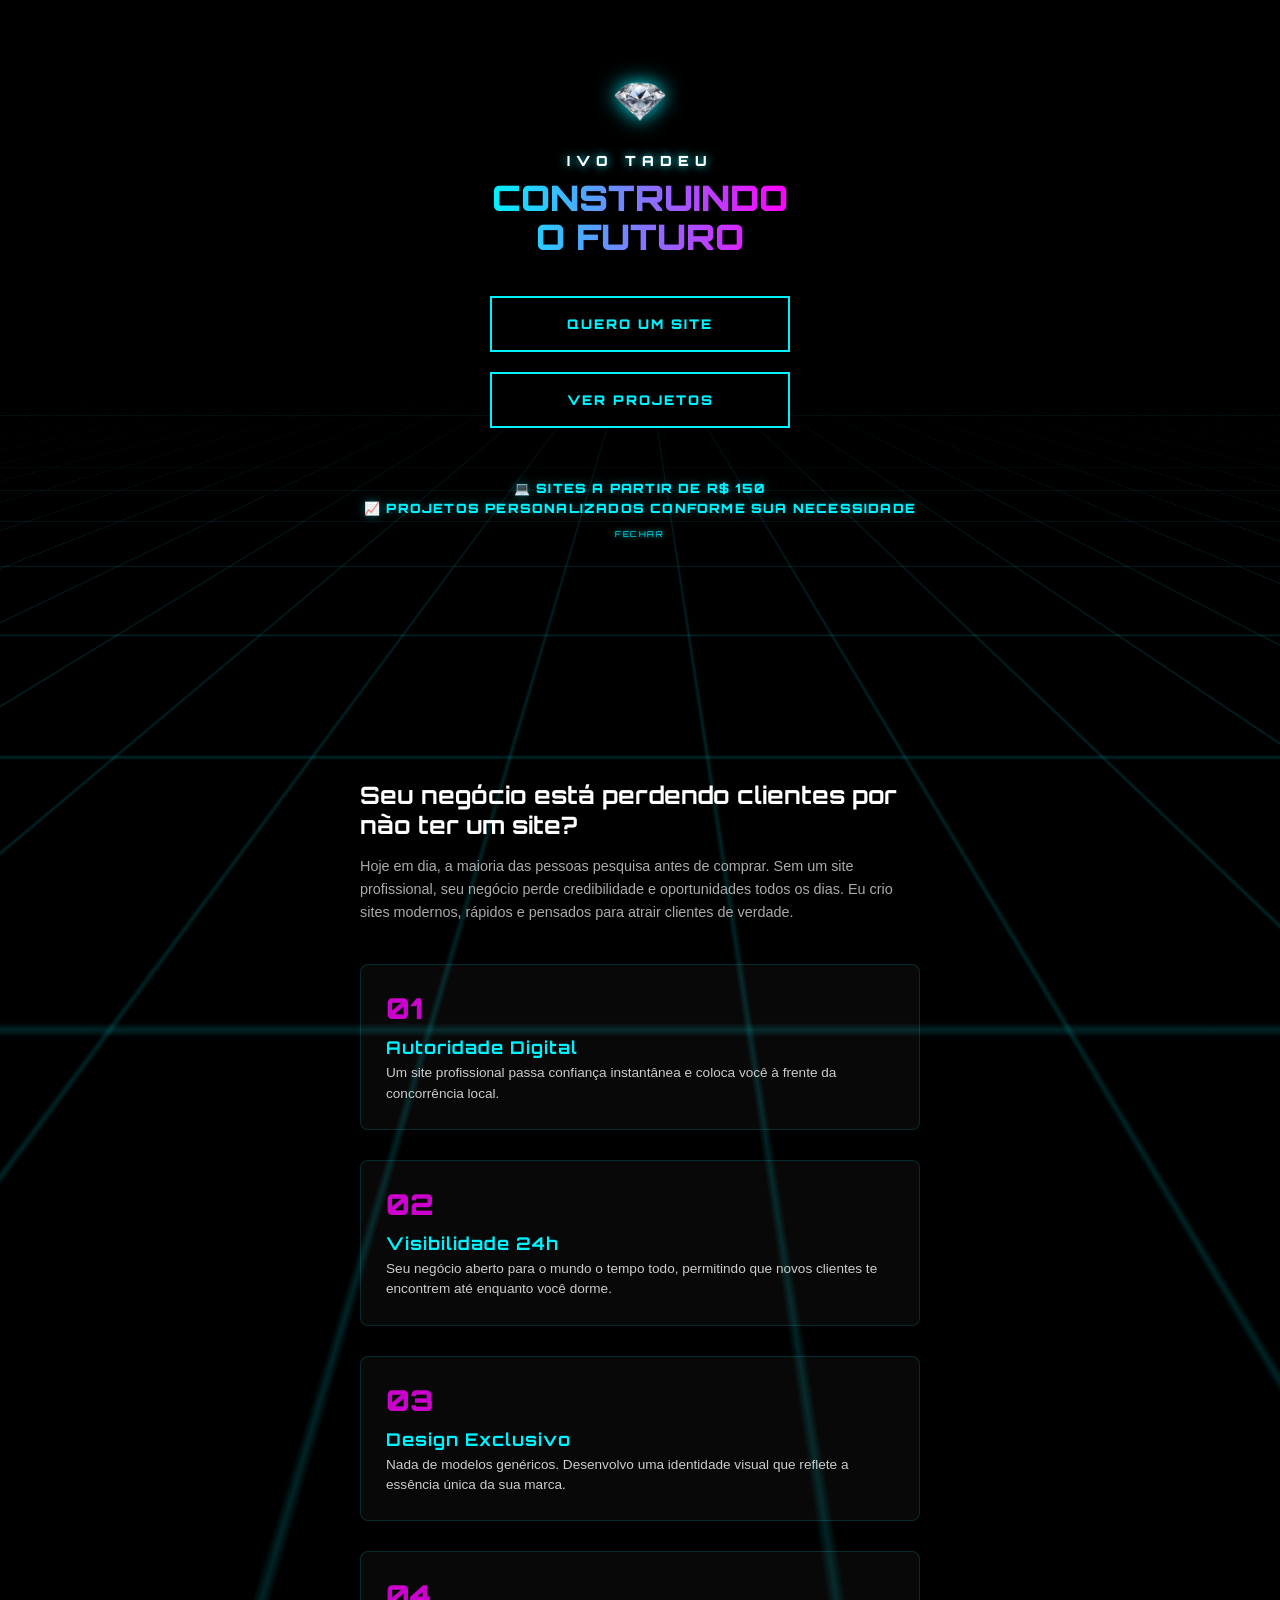
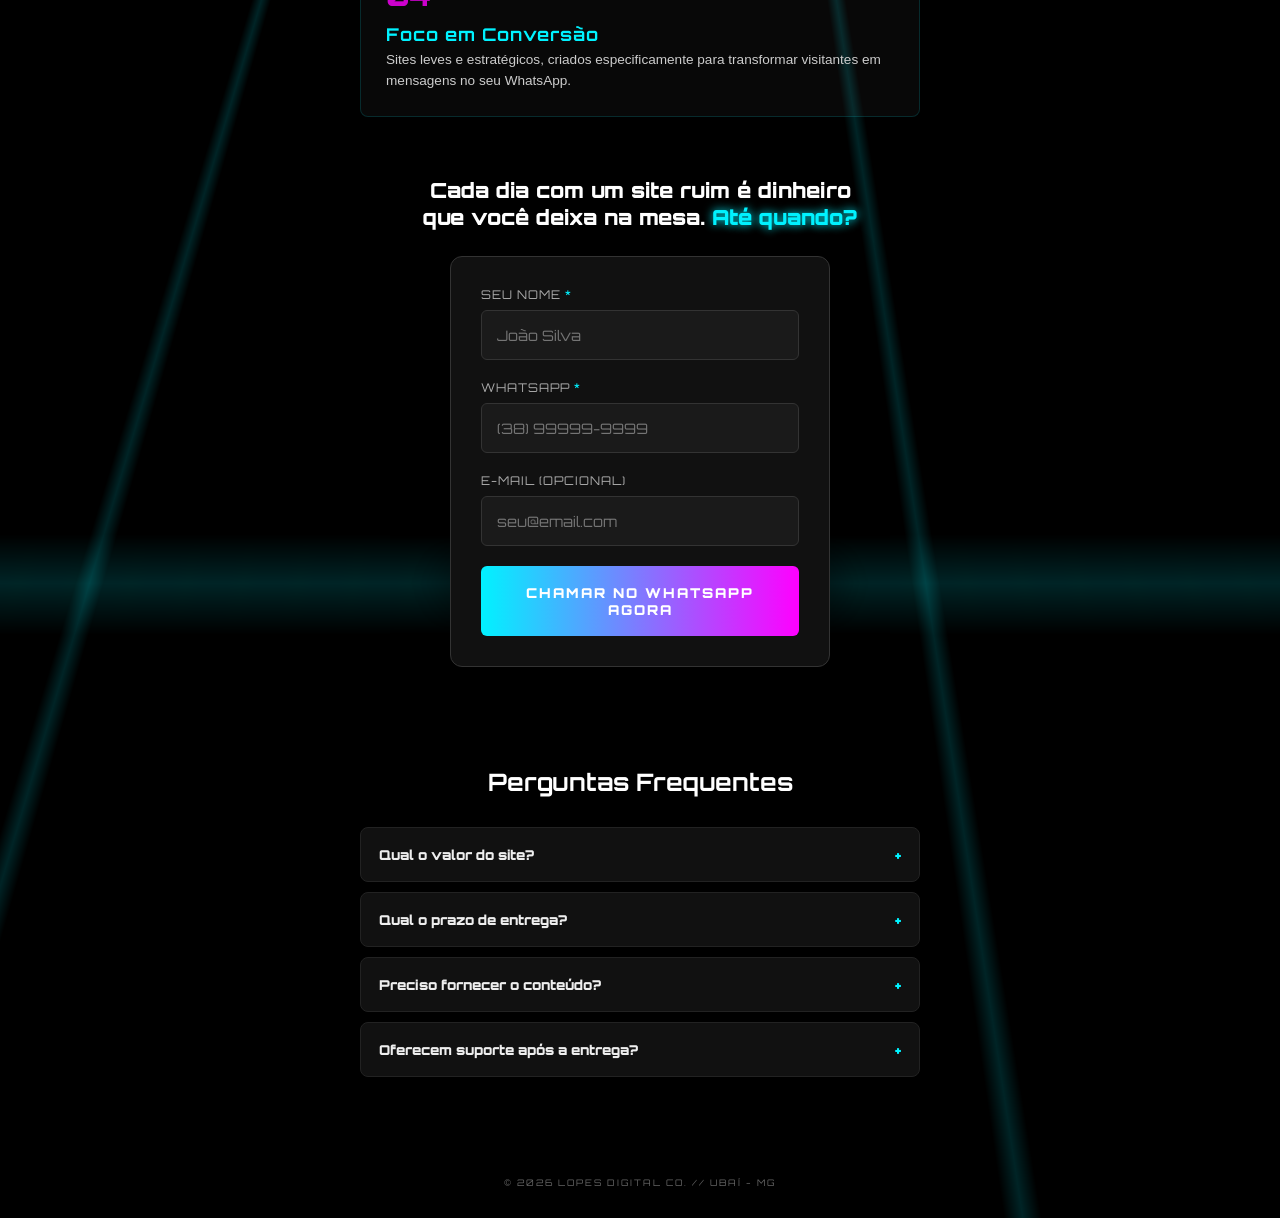
<file: index.html>
<!DOCTYPE html>
<html lang="pt-br">
<head>
    <meta charset="UTF-8">
    <meta name="viewport" content="width=device-width, initial-scale=1.0, maximum-scale=1.0, user-scalable=no">
    <title>Lopes Digital Co. | Tech Vision</title>
    <link href="https://fonts.googleapis.com/css2?family=Orbitron:wght@400;900&display=swap" rel="stylesheet">
    
    <meta name="google-site-verification" content="ATXHwsqDtqOFllZamcR3PM8cxZ3k86EX09njMZWDPlE" />
    <style>
        /* FUNDO PRETO TOTAL */
        html, body {
            background-color: #000 !important;
            margin: 0; padding: 0;
            width: 100vw;
            min-height: 100vh;
            overflow-x: hidden;
            scroll-behavior: smooth;
        }

        * { margin: 0; padding: 0; box-sizing: border-box; user-select: none; -webkit-tap-highlight-color: transparent; }
        
        body { 
            color: #ffffff; 
            font-family: 'Orbitron', sans-serif; 
            display: flex; 
            flex-direction: column;
            align-items: center; 
            justify-content: flex-start;
            position: relative;
        }
        
        .grid { 
            position: fixed; 
            width: 400%; height: 200vh; 
            background-image: 
                linear-gradient(rgba(0, 242, 255, 0.15) 1px, transparent 1px), 
                linear-gradient(90deg, rgba(0, 242, 255, 0.15) 1px, transparent 1px); 
            background-size: 60px 60px; 
            transform: perspective(500px) rotateX(75deg); 
            top: -50%; 
            animation: moveGrid 15s linear infinite; 
            z-index: 1;
            mask-image: linear-gradient(to top, rgba(0,0,0,1) 30%, rgba(0,0,0,0) 80%);
            -webkit-mask-image: linear-gradient(to top, rgba(0,0,0,1) 30%, rgba(0,0,0,0) 80%);
            pointer-events: none;
        }

        @keyframes moveGrid { 
            from { transform: perspective(500px) rotateX(75deg) translateY(0); } 
            to { transform: perspective(500px) rotateX(75deg) translateY(60px); } 
        }

        .container { 
            position: relative; 
            z-index: 10; 
            text-align: center; 
            padding: 8vh 20px 60px; 
            width: 100%; 
            min-height: 80vh; 
            display: flex; flex-direction: column; align-items: center; justify-content: flex-start;
        }
        
        .diamond-img {
            display: block;
            margin: 0 auto 20px;
            width: 60px;
            height: auto;
            filter: drop-shadow(0 0 10px #00f2ff);
        }
        
        .name { 
            font-size: 14px; 
            letter-spacing: 6px; 
            color: #fff; 
            margin-bottom: 10px; 
            text-shadow: 0 0 8px #00f2ff; 
            font-weight: 900;
            text-transform: uppercase;
        }
        
        h1 { 
            font-size: 2.2rem; 
            font-weight: 900; 
            margin-bottom: 40px; 
            background: linear-gradient(90deg, #00f2ff, #ff00ff);
            -webkit-background-clip: text;
            -webkit-text-fill-color: transparent;
            line-height: 1.1; 
        }
        
        .btn-group { display: flex; flex-direction: column; gap: 20px; align-items: center; width: 100%; }
        
        .btn { 
            width: 85%; 
            max-width: 300px; 
            padding: 18px; 
            background: rgba(0, 0, 0, 0.85); 
            border: 2px solid #00f2ff; 
            color: #00f2ff; 
            font-family: 'Orbitron', sans-serif; 
            font-weight: 900; 
            text-transform: uppercase; 
            letter-spacing: 2px; 
            transition: 0.3s; 
            cursor: pointer; 
            position: relative;
            animation: pulseGlow 3s infinite;
        }
        
        @keyframes pulseGlow {
            0% { box-shadow: 0 0 5px rgba(0, 242, 255, 0.2); }
            50% { box-shadow: 0 0 15px rgba(0, 242, 255, 0.5); border-color: #ffffff; }
            100% { box-shadow: 0 0 5px rgba(0, 242, 255, 0.2); }
        }
        
        .btn:active { background: #00f2ff; color: #000; transform: scale(0.95); }

        .price-box-container {
            margin-top: 20px;
            position: relative;
            min-height: 80px;
            display: flex;
            flex-direction: column;
            align-items: center;
            justify-content: center;
            cursor: pointer;
        }

        .exploding-box {
            position: absolute;
            width: 18px; height: 18px; 
            background-image: url('d13f5683bc7fe962cdcd0bd925ac50aa.jpg'); 
            background-size: cover;
            background-position: center;
            box-shadow: 0 0 20px #00f2ff;
            transition: 0.5s cubic-bezier(0.4, 0, 0.2, 1);
            border-radius: 2px;
            z-index: 1;
        }

        .exploding-box.active { transform: scale(6); opacity: 0; filter: blur(4px); }

        .price-content {
            opacity: 0;
            transform: scale(0.8);
            transition: 0.5s cubic-bezier(0.4, 0, 0.2, 1);
            color: #00f2ff;
            font-size: 0.80rem;
            font-weight: 900;
            line-height: 1.6;
            text-transform: uppercase;
            letter-spacing: 1.2px;
            text-shadow: 0 0 10px rgba(0, 242, 255, 0.4);
            text-align: center;
            z-index: 2;
        }

        .price-content.show { opacity: 1; transform: scale(1); }

        .click-hint {
            font-size: 8px;
            font-family: 'Orbitron', sans-serif;
            color: #00f2ff;
            margin-top: 10px;
            letter-spacing: 1.5px;
            animation: bounceIn 1.5s infinite alternate;
            text-shadow: 0 0 5px #00f2ff;
            text-transform: uppercase;
        }

        @keyframes bounceIn {
            0% { opacity: 0.3; transform: translateY(0); }
            100% { opacity: 1; transform: translateY(-3px); }
        }

        .section-wrapper {
            position: relative;
            z-index: 20;
            width: 100%;
            max-width: 600px;
            padding: 60px 20px;
            display: flex; flex-direction: column; align-items: center; gap: 60px;
        }

        .step-intro {
            text-align: left;
            width: 100%;
            margin-bottom: -20px;
        }
        .step-intro h2 { font-size: 1.5rem; color: #fff; margin-bottom: 15px; }
        .step-intro p { font-family: sans-serif; color: #aaa; font-size: 0.9rem; line-height: 1.6; }

        .benefits-group { width: 100%; display: flex; flex-direction: column; gap: 30px; }
        .benefit-card { 
            background: rgba(255, 255, 255, 0.03); 
            border: 1px solid rgba(0, 242, 255, 0.15); 
            padding: 25px; border-radius: 8px; 
            text-align: left; position: relative;
            display: flex; flex-direction: column; gap: 10px;
        }
        
        .benefit-number { font-size: 1.8rem; font-weight: 900; color: #ff00ff; opacity: 0.8; }
        
        .benefit-text h3 { color: #00f2ff; text-transform: none; letter-spacing: 1px; margin-bottom: 5px; font-size: 1.1rem; }
        .benefit-text p { font-size: 0.85rem; color: #ccc; font-family: sans-serif; line-height: 1.5; }

        .impact-section { text-align: center; }
        .impact-headline { font-size: 1.3rem; line-height: 1.3; font-weight: 900; margin-bottom: 25px; max-width: 450px; margin-left: auto; margin-right: auto; }
        .impact-headline span { color: #00f2ff; text-shadow: 0 0 10px #00f2ff; }

        .form-container { 
            width: 90%; max-width: 380px; 
            background: #111; border: 1px solid #333; 
            padding: 30px; border-radius: 12px; 
            box-shadow: 0 20px 50px rgba(0,0,0,0.5); 
            margin-left: auto; margin-right: auto;
            position: relative;
        }

        .input-group { text-align: left; margin-bottom: 20px; width: 100%; }
        .input-group label { display: block; color: #aaa; font-size: 0.75rem; margin-bottom: 8px; text-transform: uppercase; letter-spacing: 1px; }
        .input-group label span { color: #00f2ff; }
        
        .form-input { 
            width: 100%; padding: 15px; 
            background: #1a1a1a; border: 1px solid #333; 
            color: #fff; font-family: 'Orbitron', sans-serif; font-size: 0.9rem; 
            border-radius: 6px; transition: 0.3s;
        }
        .form-input:focus { outline: none; border-color: #ff00ff; background: #222; }

        .btn-whatsapp { 
            width: 100%; padding: 18px; 
            background: linear-gradient(90deg, #00f2ff, #ff00ff);
            border: none; color: #fff; 
            font-family: 'Orbitron', sans-serif; font-weight: 900; text-transform: uppercase; 
            letter-spacing: 2px; font-size: 0.85rem; border-radius: 6px; 
            cursor: pointer; transition: 0.3s;
        }

        /* NOVAS SEÇÕES CSS */
        .how-it-works { width: 100%; text-align: left; }
        .how-it-works h2 { font-size: 1.5rem; color: #fff; margin-bottom: 30px; text-align: center; }
        
        .step-box { 
            background: rgba(255, 255, 255, 0.02); 
            border: 1px solid rgba(255, 255, 255, 0.1); 
            padding: 20px; border-radius: 10px; margin-bottom: 20px;
        }
        .step-header { display: flex; align-items: center; gap: 15px; margin-bottom: 10px; }
        .step-header span { font-size: 1.5rem; font-weight: 900; color: #ff00ff; }
        .step-header h3 { font-size: 1.1rem; color: #00f2ff; }
        .step-box p { font-family: sans-serif; font-size: 0.85rem; color: #aaa; line-height: 1.5; }

        .faq-section { width: 100%; margin-top: 40px; }
        .faq-section h2 { font-size: 1.5rem; color: #fff; margin-bottom: 30px; text-align: center; }
        
        .faq-item { 
            width: 100%; background: #111; border-radius: 8px; margin-bottom: 10px; 
            overflow: hidden; border: 1px solid #222;
        }
        .faq-question { 
            padding: 18px; display: flex; justify-content: space-between; align-items: center; 
            cursor: pointer; font-size: 0.85rem; font-weight: 900; color: #eee;
        }
        .faq-answer { 
            max-height: 0; overflow: hidden; transition: 0.3s ease-out; 
            background: #0a0a0a; padding: 0 18px; font-family: sans-serif; font-size: 0.85rem; color: #aaa;
        }
        .faq-answer.open { max-height: 200px; padding: 15px 18px; border-top: 1px solid #222; }
        .faq-icon { transition: 0.3s; color: #00f2ff; }
        .faq-icon.rotate { transform: rotate(45deg); }
        
        footer {
            position: relative;
            z-index: 30;
            width: 100%;
            text-align: center;
            font-size: 9px;
            color: rgba(255,255,255,0.4);
            letter-spacing: 2px;
            padding: 30px 0;
            margin-top: auto;
        }

        .background-elements { position: fixed; top: 0; left: 0; width: 100%; height: 100%; pointer-events: none; z-index: 2; }
        .b-element { position: absolute; font-size: 24px; opacity: 0; animation: floatElement 15s linear infinite; }

        @keyframes floatElement {
            0% { transform: translate(var(--sx), var(--sy)) rotate(0deg); opacity: 0; }
            20% { opacity: 0.3; }
            80% { opacity: 0.3; }
            100% { transform: translate(var(--ex), var(--ey)) rotate(360deg); opacity: 0; }
        }

        #transition-overlay {
            position: fixed; top: 0; left: 0; width: 100%; height: 100%;
            background: #000; z-index: 9999; opacity: 0; pointer-events: none; transition: opacity 0.5s;
        }
    </style>
</head>
<body oncontextmenu="return false;">
    <div class="grid"></div>
    <div id="transition-overlay"></div>
    <div class="background-elements" id="bg-elements"></div>

    <div class="container">
        <img src="1000810298-removebg-preview.png" alt="Diamante Real" class="diamond-img">
        <p class="name">Ivo Tadeu</p>
        <h1>CONSTRUINDO <br> O FUTURO</h1>
        <div class="btn-group">
            <a href="#form-section" style="text-decoration:none; width:100%; display:flex; justify-content:center;">
                <button class="btn">Quero um Site</button>
            </a>
            <button class="btn" onclick="navegar('tech')">Ver Projetos</button>
            
            <div class="price-box-container" onclick="togglePrice()">
                <div class="exploding-box" id="box-element"></div>
                <div class="price-content" id="price-txt">
                    💻 Sites a partir de R$ 150 <br>
                    📈 Projetos personalizados conforme sua necessidade
                </div>
                <div class="click-hint" id="hint-txt">clique aqui</div>
            </div>
        </div>
    </div>

    <div class="section-wrapper">
        <div class="step-intro">
            <h2>Seu negócio está perdendo clientes por não ter um site?</h2>
            <p>Hoje em dia, a maioria das pessoas pesquisa antes de comprar. Sem um site profissional, seu negócio perde credibilidade e oportunidades todos os dias. Eu crio sites modernos, rápidos e pensados para atrair clientes de verdade.</p>
        </div>
        <div class="benefits-group">
            <div class="benefit-card">
                <div class="benefit-number">01</div>
                <div class="benefit-text"><h3>Autoridade Digital</h3><p>Um site profissional passa confiança instantânea e coloca você à frente da concorrência local.</p></div>
            </div>
            <div class="benefit-card">
                <div class="benefit-number">02</div>
                <div class="benefit-text"><h3>Visibilidade 24h</h3><p>Seu negócio aberto para o mundo o tempo todo, permitindo que novos clientes te encontrem até enquanto você dorme.</p></div>
            </div>
            <div class="benefit-card">
                <div class="benefit-number">03</div>
                <div class="benefit-text"><h3>Design Exclusivo</h3><p>Nada de modelos genéricos. Desenvolvo uma identidade visual que reflete a essência única da sua marca.</p></div>
            </div>
            <div class="benefit-card">
                <div class="benefit-number">04</div>
                <div class="benefit-text"><h3>Foco em Conversão</h3><p>Sites leves e estratégicos, criados especificamente para transformar visitantes em mensagens no seu WhatsApp.</p></div>
            </div>
        </div>

        <div class="impact-section" id="form-section">
            <h2 class="impact-headline">Cada dia com um site ruim é dinheiro que você deixa na mesa. <span>Até quando?</span></h2>
            <div class="form-container">
                <form onsubmit="chamarWhatsapp(event)">
                    <div class="input-group"><label>Seu Nome <span>*</span></label><input type="text" id="nome_lead" class="form-input" placeholder="João Silva" required></div>
                    <div class="input-group"><label>WhatsApp <span>*</span></label><input type="tel" id="whatsapp_lead" class="form-input" placeholder="(38) 99999-9999" required></div>
                    <div class="input-group"><label>E-mail (opcional)</label><input type="email" id="email_lead" class="form-input" placeholder="seu@email.com"></div>
                    <button type="submit" class="btn-whatsapp">Chamar no WhatsApp agora</button>
                </form>
            </div>
        </div>

        
        <div class="faq-section">
            <h2>Perguntas Frequentes</h2>
            <div class="faq-item">
                <div class="faq-question" onclick="toggleFaq(this)">Qual o valor do site? <span class="faq-icon">+</span></div>
                <div class="faq-answer">Os projetos são personalizados e iniciam a partir de R$ 150.</div>
            </div>
            <div class="faq-item">
                <div class="faq-question" onclick="toggleFaq(this)">Qual o prazo de entrega? <span class="faq-icon">+</span></div>
                <div class="faq-answer">O prazo varia em torno de 3 a 7 dias, dependendo da complexidade do site que for criado.</div>
            </div>
            <div class="faq-item">
                <div class="faq-question" onclick="toggleFaq(this)">Preciso fornecer o conteúdo? <span class="faq-icon">+</span></div>
                <div class="faq-answer">Sim, você precisará fornecer o conteúdo textual e visual do seu site (textos, imagens, vídeos, etc.).</div>
            </div>
            <div class="faq-item">
                <div class="faq-question" onclick="toggleFaq(this)">Oferecem suporte após a entrega? <span class="faq-icon">+</span></div>
                <div class="faq-answer">Sim, ofereço suporte total após a entrega para garantir que tudo esteja funcionando corretamente.</div>
            </div>
        </div>

    </div>

    <footer>&copy; 2026 LOPES DIGITAL CO. // UBAÍ - MG</footer>

    <script>
        function togglePrice() {
            const box = document.getElementById('box-element');
            const txt = document.getElementById('price-txt');
            const hint = document.getElementById('hint-txt');
            if (txt.classList.contains('show')) {
                txt.classList.remove('show'); box.classList.remove('active'); hint.innerText = "clique aqui";
            } else {
                txt.classList.add('show'); box.classList.add('active'); hint.innerText = "fechar";
            }
        }

        // FUNÇÃO PARA ABRIR/FECHAR FAQ E MOSTRAR RESPOSTAS
        function toggleFaq(element) {
            const answer = element.nextElementSibling;
            const icon = element.querySelector('.faq-icon');
            
            // Fecha outros abertos (opcional, para ficar mais limpo)
            document.querySelectorAll('.faq-answer').forEach(item => {
                if (item !== answer) {
                    item.classList.remove('open');
                    item.previousElementSibling.querySelector('.faq-icon').classList.remove('rotate');
                }
            });

            answer.classList.toggle('open');
            icon.classList.toggle('rotate');
        }

        window.addEventListener('DOMContentLoaded', () => {
            setTimeout(() => {
                const txt = document.getElementById('price-txt');
                if (!txt.classList.contains('show')) {
                    togglePrice();
                }
            }, 2000); 
        });

        function navegar(destino) {
            const overlay = document.getElementById('transition-overlay');
            overlay.style.opacity = '1'; overlay.style.pointerEvents = 'all';
            setTimeout(() => { window.location.href = (destino === 'tech') ? "pages/tech.html" : "#"; }, 500);
        }

        async function chamarWhatsapp(event) {
            event.preventDefault();
            const nome = document.getElementById('nome_lead').value;
            const zap = document.getElementById('whatsapp_lead').value;
            const email = document.getElementById('email_lead').value;
            
            fetch("https://api.sheetbest.com/sheets/2f39b228-9d1f-45e0-8dff-c34c14c99763", {
                method: "POST", mode: "cors", headers: { "Content-Type": "application/json" },
                body: JSON.stringify({ "Nome": nome, "WhatsApp": zap, "Email": email, "Data": new Date().toLocaleString() })
            });
            
            window.open(`https://wa.me/5538997404945?text=Olá, meu nome é ${nome} e quero um orçamento!`, '_blank');
        }

        const icons = ['🏎️', '🍄', '🍌', '⭐', '🐢', '🛸', '👾', '🚀', '⚡', '💻'];
        const container = document.getElementById('bg-elements');
        function createElements() {
            container.innerHTML = '';
            for (let i = 0; i < 15; i++) {
                const el = document.createElement('div');
                el.className = 'b-element';
                el.innerText = icons[Math.floor(Math.random() * icons.length)];
                el.style.setProperty('--sx', Math.random() * 100 + 'vw');
                el.style.setProperty('--sy', Math.random() * 100 + 'vh');
                el.style.setProperty('--ex', Math.random() * 100 + 'vw');
                el.style.setProperty('--ey', Math.random() * 100 + 'vh');
                el.style.animationDelay = Math.random() * 15 + 's';
                el.style.left = "0"; el.style.top = "0";
                container.appendChild(el);
            }
        }
        createElements();
        window.onpageshow = () => {
            const overlay = document.getElementById('transition-overlay');
            if(overlay) { overlay.style.opacity = '0'; overlay.style.pointerEvents = 'none'; }
        };
    </script>
</body>
</html>
</file>
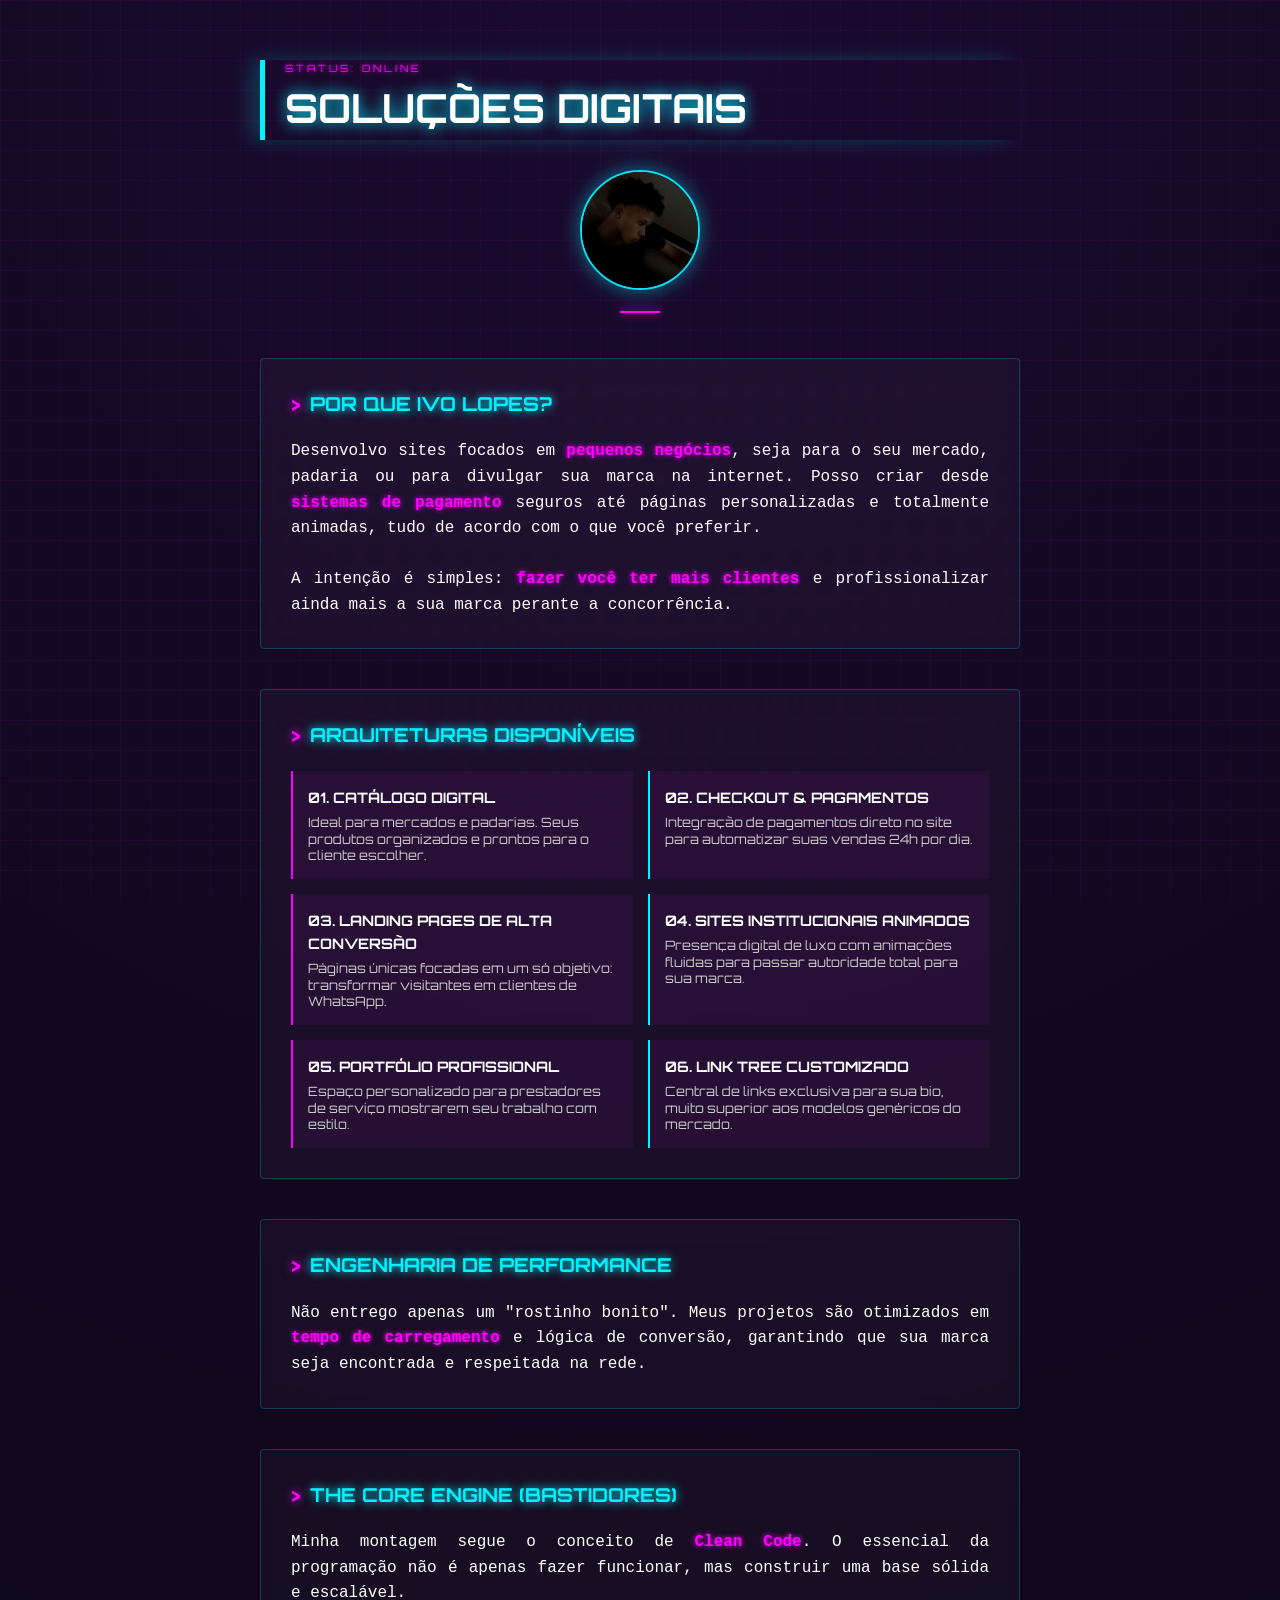
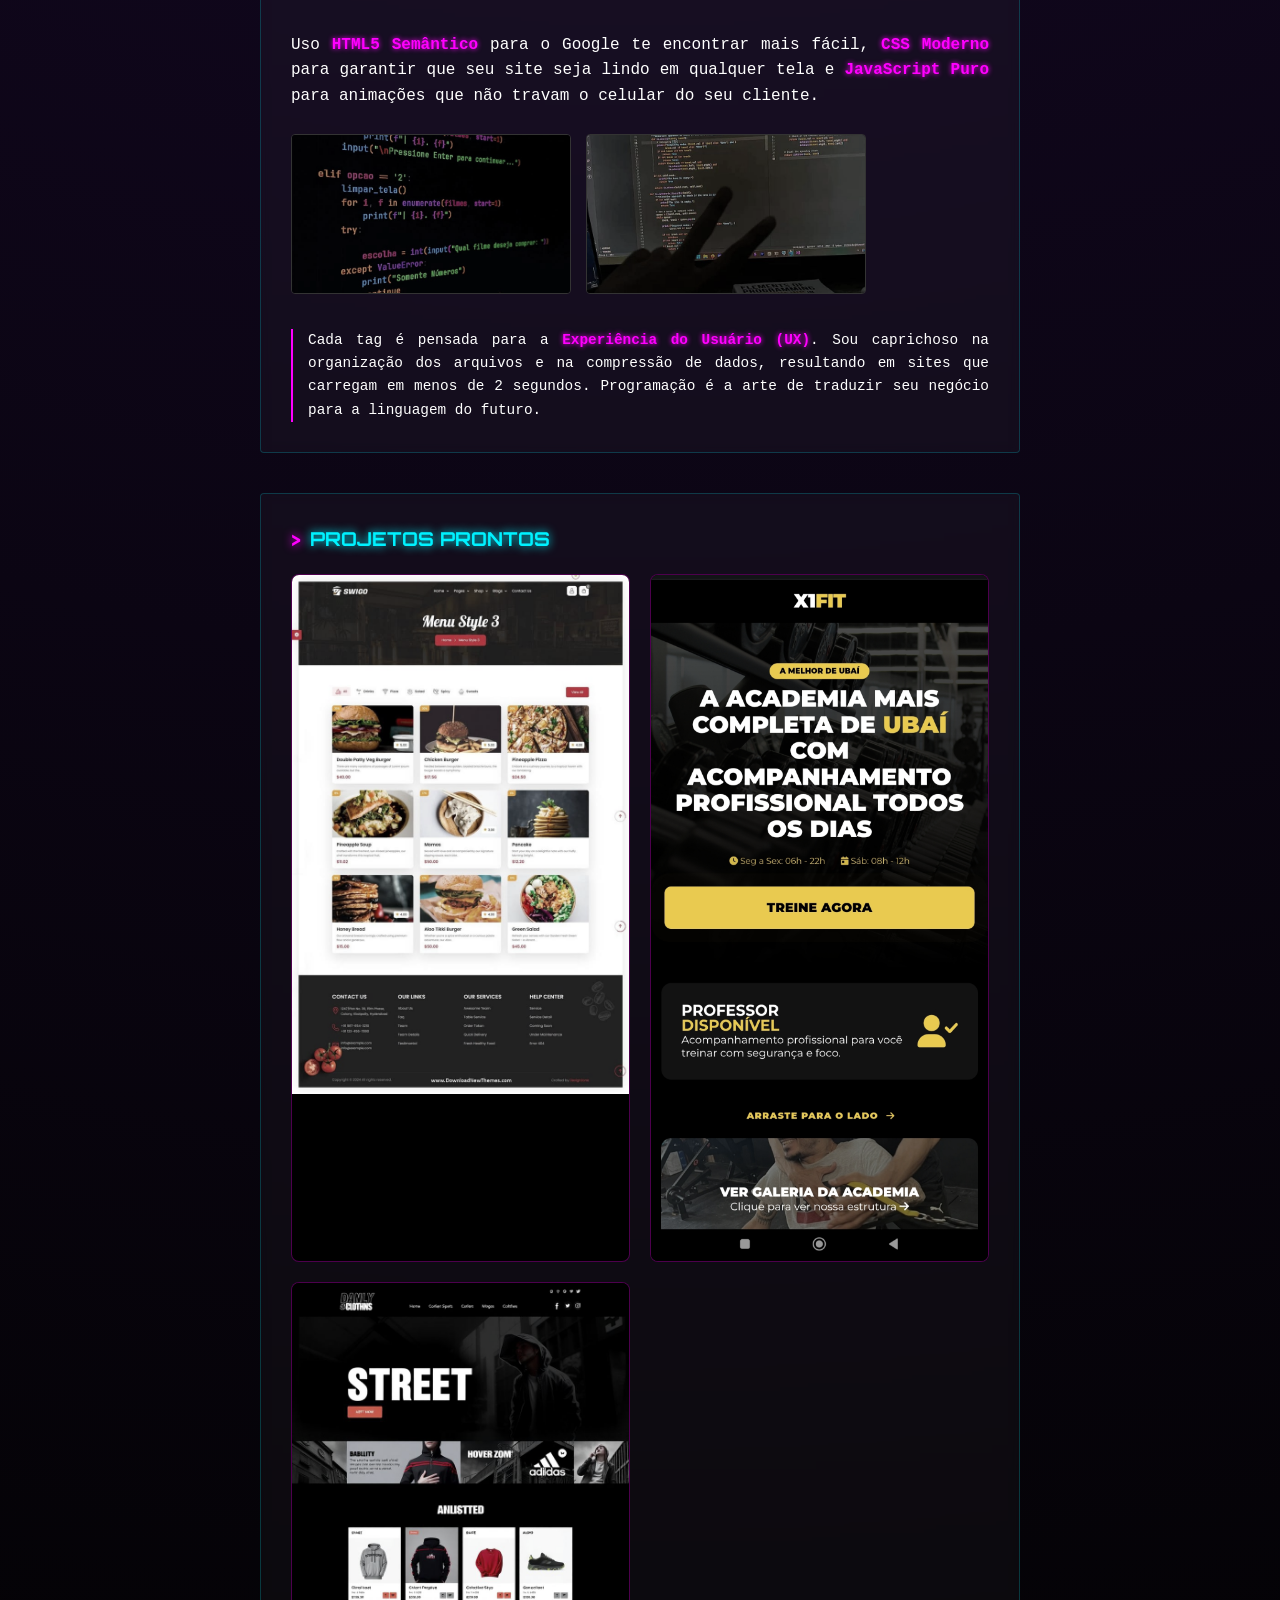
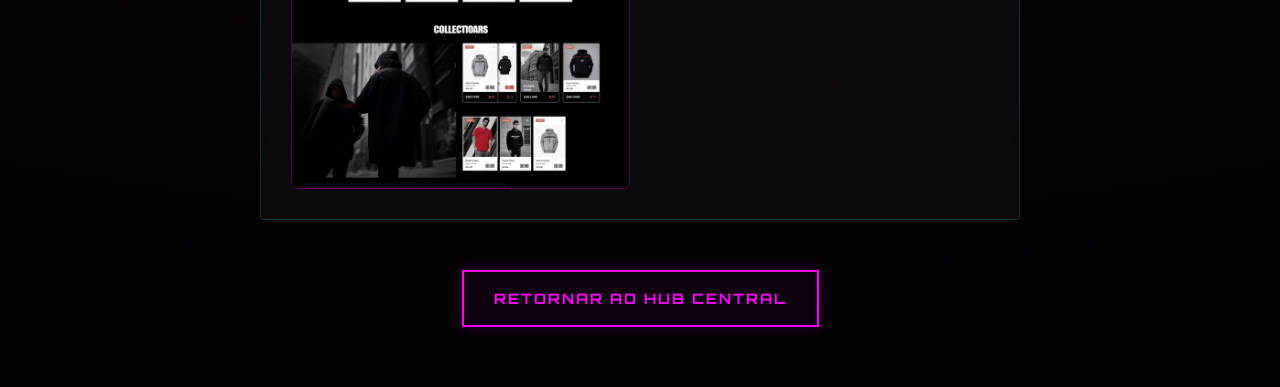
<file: pages/tech.html>
<!DOCTYPE html>
<html lang="pt-br">
<head>
    <meta charset="UTF-8">
    <meta name="viewport" content="width=device-width, initial-scale=1.0, maximum-scale=1.0, user-scalable=no">
    <title>Deep Tech | Lopes</title>
    <link href="https://fonts.googleapis.com/css2?family=Orbitron:wght@400;900&display=swap" rel="stylesheet">
    <style>
        * { margin: 0; padding: 0; box-sizing: border-box; }
        
        body { 
            background: radial-gradient(circle at top, #1a0a2f 0%, #020202 100%);
            color: #fff; 
            font-family: 'Orbitron', sans-serif; 
            overflow-x: hidden; 
            line-height: 1.6; 
            min-height: 100vh;
        }
        
        .bg-grid { 
            position: fixed; 
            top: 0; width: 100%; height: 100%; 
            background: 
                linear-gradient(rgba(255,0,255,0.05) 1px, transparent 1px), 
                linear-gradient(90deg, rgba(255,0,255,0.05) 1px, transparent 1px); 
            background-size: 30px 30px; 
            z-index: -1; 
        }
        
        .wrapper { max-width: 800px; margin: 0 auto; padding: 60px 20px; position: relative; z-index: 1; }
        
        .header-tech { border-left: 5px solid #00f2ff; padding-left: 20px; margin-bottom: 30px; box-shadow: -10px 0 20px rgba(0, 242, 255, 0.2); }
        .header-tech h1 { font-size: 2.5rem; text-transform: uppercase; color: #fff; text-shadow: 0 0 15px #00f2ff; }
        
        /* Estilo para sua foto pessoal */
        .profile-area { text-align: center; margin-bottom: 60px; position: relative; }
        .profile-img { 
            width: 120px; 
            height: 120px; 
            border-radius: 50%; 
            border: 2px solid #00f2ff; 
            object-fit: cover; 
            box-shadow: 0 0 20px rgba(0, 242, 255, 0.5);
            filter: brightness(0.9) contrast(1.1); 
        }
        .profile-area::after {
            content: '';
            position: absolute;
            bottom: -15px;
            left: 50%;
            transform: translateX(-50%);
            width: 40px;
            height: 2px;
            background: #ff00ff;
            box-shadow: 0 0 10px #ff00ff;
        }

        .section-card { 
            background: rgba(255,255,255,0.03); 
            border: 1px solid rgba(0,242,255,0.2); 
            padding: 30px; 
            margin-bottom: 40px; 
            border-radius: 4px; 
            backdrop-filter: blur(5px); 
            transition: 0.3s;
        }
        
        .section-card:hover {
            border-color: #ff00ff;
            box-shadow: 0 0 30px rgba(255, 0, 255, 0.2);
            background: rgba(255,255,255,0.05);
        }

        .section-card h2 { color: #00f2ff; font-size: 1.2rem; margin-bottom: 20px; text-transform: uppercase; display: flex; align-items: center; text-shadow: 0 0 10px #00f2ff; }
        .section-card h2::before { content: ">"; margin-right: 10px; color: #ff00ff; text-shadow: 0 0 10px #ff00ff; }
        
        .tech-text { font-family: 'Courier New', Courier, monospace; color: #fff; font-size: 1rem; text-align: justify; }
        
        .highlight { color: #ff00ff; font-weight: bold; text-shadow: 0 0 5px #ff00ff; }

        .site-models { display: grid; grid-template-columns: 1fr; gap: 15px; margin-top: 20px; }
        @media (min-width: 600px) { .site-models { grid-template-columns: 1fr 1fr; } }
        
        .model { padding: 15px; border-left: 2px solid #ff00ff; background: rgba(255,0,255,0.05); transition: 0.3s; }
        .model:hover { background: rgba(255,0,255,0.15); transform: translateX(5px); }
        .model strong { color: #fff; display: block; margin-bottom: 5px; text-transform: uppercase; font-size: 0.9rem; }
        .model p { font-size: 0.8rem; color: #ccc; line-height: 1.3; }

        .code-showcase { display: flex; gap: 15px; margin: 25px 0; overflow-x: auto; padding-bottom: 10px; scrollbar-width: thin; }
        .code-img { width: 280px; height: 160px; object-fit: cover; border: 1px solid #333; border-radius: 4px; flex-shrink: 0; filter: grayscale(0.5); transition: 0.3s; }
        .code-img:hover { filter: grayscale(0); border-color: #00f2ff; box-shadow: 0 0 15px rgba(0, 242, 255, 0.3); }

        /* --- AJUSTE PARA FOTOS INTEIRAS --- */
        .tech-grid { 
            display: grid; 
            grid-template-columns: repeat(auto-fit, minmax(250px, 1fr)); 
            gap: 20px; 
            margin-top: 20px; 
        }
        .tech-project-card {
            border: 1px solid rgba(255, 0, 255, 0.3);
            border-radius: 8px;
            overflow: hidden;
            background: #000;
            opacity: 0; transform: translateY(20px);
            transition: all 0.6s ease;
        }
        .tech-project-card.reveal { opacity: 1; transform: translateY(0); }
        
        .tech-project-card img {
            width: 100%;
            height: auto; /* Faz a foto aparecer inteira sem cortar */
            display: block;
            filter: grayscale(0.4);
            transition: 0.4s;
        }
        .tech-project-card:hover img { filter: grayscale(0); transform: scale(1.02); }

        .footer-nav { text-align: center; margin-top: 50px; }
        
        .btn-back { 
            display: inline-block;
            color: #ff00ff; 
            text-decoration: none; 
            border: 2px solid #ff00ff; 
            padding: 15px 30px; 
            font-size: 0.9rem; 
            font-weight: bold;
            text-transform: uppercase;
            letter-spacing: 2px;
            transition: 0.3s; 
            background: rgba(255, 0, 255, 0.05);
            box-shadow: 0 0 15px rgba(255, 0, 255, 0.2);
            cursor: pointer;
        }
        .btn-back:hover { background: #ff00ff; color: #000; box-shadow: 0 0 40px #ff00ff; }

        #transition-overlay {
            position: fixed; top: 0; left: 0; width: 100%; height: 100%;
            background: #000; z-index: 9999; opacity: 0; pointer-events: none; transition: opacity 0.5s;
        }
    </style>
</head>
<body>
    <div class="bg-grid"></div>
    <div id="transition-overlay"></div>

    <div class="wrapper">
        <header class="header-tech">
            <p style="font-size: 10px; color: #ff00ff; letter-spacing: 3px; text-shadow: 0 0 5px #ff00ff;">STATUS: ONLINE</p>
            <h1>Soluções Digitais</h1>
        </header>

        <div class="profile-area">
            <img src="IMG_20250207_003738.jpg" alt="Ivo Lopes" class="profile-img">
        </div>

        <div class="section-card">
            <h2>Por que Ivo Lopes?</h2>
            <div class="tech-text">
                Desenvolvo sites focados em <span class="highlight">pequenos negócios</span>, seja para o seu mercado, padaria ou para divulgar sua marca na internet. Posso criar desde <span class="highlight">sistemas de pagamento</span> seguros até páginas personalizadas e totalmente animadas, tudo de acordo com o que você preferir. 
                <br><br>
                A intenção é simples: <span class="highlight">fazer você ter mais clientes</span> e profissionalizar ainda mais a sua marca perante a concorrência.
            </div>
        </div>

        <div class="section-card">
            <h2>Arquiteturas Disponíveis</h2>
            <div class="site-models">
                <div class="model">
                    <strong>01. Catálogo Digital</strong>
                    <p>Ideal para mercados e padarias. Seus produtos organizados e prontos para o cliente escolher.</p>
                </div>
                <div class="model" style="border-color: #00f2ff;">
                    <strong>02. Checkout & Pagamentos</strong>
                    <p>Integração de pagamentos direto no site para automatizar suas vendas 24h por dia.</p>
                </div>
                <div class="model">
                    <strong>03. Landing Pages de Alta Conversão</strong>
                    <p>Páginas únicas focadas em um só objetivo: transformar visitantes em clientes de WhatsApp.</p>
                </div>
                <div class="model" style="border-color: #00f2ff;">
                    <strong>04. Sites Institucionais Animados</strong>
                    <p>Presença digital de luxo com animações fluidas para passar autoridade total para sua marca.</p>
                </div>
                <div class="model">
                    <strong>05. Portfólio Profissional</strong>
                    <p>Espaço personalizado para prestadores de serviço mostrarem seu trabalho com estilo.</p>
                </div>
                <div class="model" style="border-color: #00f2ff;">
                    <strong>06. Link Tree Customizado</strong>
                    <p>Central de links exclusiva para sua bio, muito superior aos modelos genéricos do mercado.</p>
                </div>
            </div>
        </div>

        <div class="section-card">
            <h2>Engenharia de Performance</h2>
            <div class="tech-text">
                Não entrego apenas um "rostinho bonito". Meus projetos são otimizados em <span class="highlight">tempo de carregamento</span> e lógica de conversão, garantindo que sua marca seja encontrada e respeitada na rede.
            </div>
        </div>

        <div class="section-card">
            <h2>The Core Engine (Bastidores)</h2>
            <div class="tech-text">
                Minha montagem segue o conceito de <span class="highlight">Clean Code</span>. O essencial da programação não é apenas fazer funcionar, mas construir uma base sólida e escalável.
                <br><br>
                Uso <span class="highlight">HTML5 Semântico</span> para o Google te encontrar mais fácil, <span class="highlight">CSS Moderno</span> para garantir que seu site seja lindo em qualquer tela e <span class="highlight">JavaScript Puro</span> para animações que não travam o celular do seu cliente.
            </div>

            <div class="code-showcase">
                <img src="60c9a9f93313d3bbd6f624a8214df406.jpg" class="code-img" alt="Notebook Setup">
                <img src="59ee4047d303d7ccf7d9cd16fc3d864c.jpg" class="code-img" alt="Development Code">
            </div>

            <div class="tech-text" style="font-size: 0.9rem; border-left: 2px solid #ff00ff; padding-left: 15px;">
                Cada tag é pensada para a <span class="highlight">Experiência do Usuário (UX)</span>. Sou caprichoso na organização dos arquivos e na compressão de dados, resultando em sites que carregam em menos de 2 segundos. Programação é a arte de traduzir seu negócio para a linguagem do futuro.
            </div>
        </div>

        <div class="section-card">
            <h2>Projetos Prontos</h2>
            <div class="tech-grid">
                <div class="tech-project-card"><img src="89ad273cfcabdeba8901292427310d93.jpg"></div>
                <div class="tech-project-card"><img src="IMG_20260419_234142.jpg"></div>
                <div class="tech-project-card"><img src="c2ebb795411eab761d324593fbcae3d3.jpg"></div>
            </div>
        </div>

        <footer class="footer-nav">
            <a onclick="voltarMenu()" class="btn-back">RETORNAR AO HUB CENTRAL</a>
        </footer>
    </div>

    <script>
        function voltarMenu() {
            const overlay = document.getElementById('transition-overlay');
            overlay.style.opacity = '1';
            overlay.style.pointerEvents = 'all';
            setTimeout(() => { window.location.href = "../index.html"; }, 500);
        }

        // Observer para as fotos aparecerem na rolagem
        const observer = new IntersectionObserver((entries) => {
            entries.forEach(entry => {
                if (entry.isIntersecting) { entry.target.classList.add('reveal'); }
            });
        }, { threshold: 0.1 });

        document.querySelectorAll('.tech-project-card').forEach(card => {
            observer.observe(card);
        });

        window.onpageshow = function(event) {
            const overlay = document.getElementById('transition-overlay');
            if(overlay) {
                overlay.style.opacity = '0';
                overlay.style.pointerEvents = 'none';
            }
        };
    </script>
</body>
</html>
</file>
